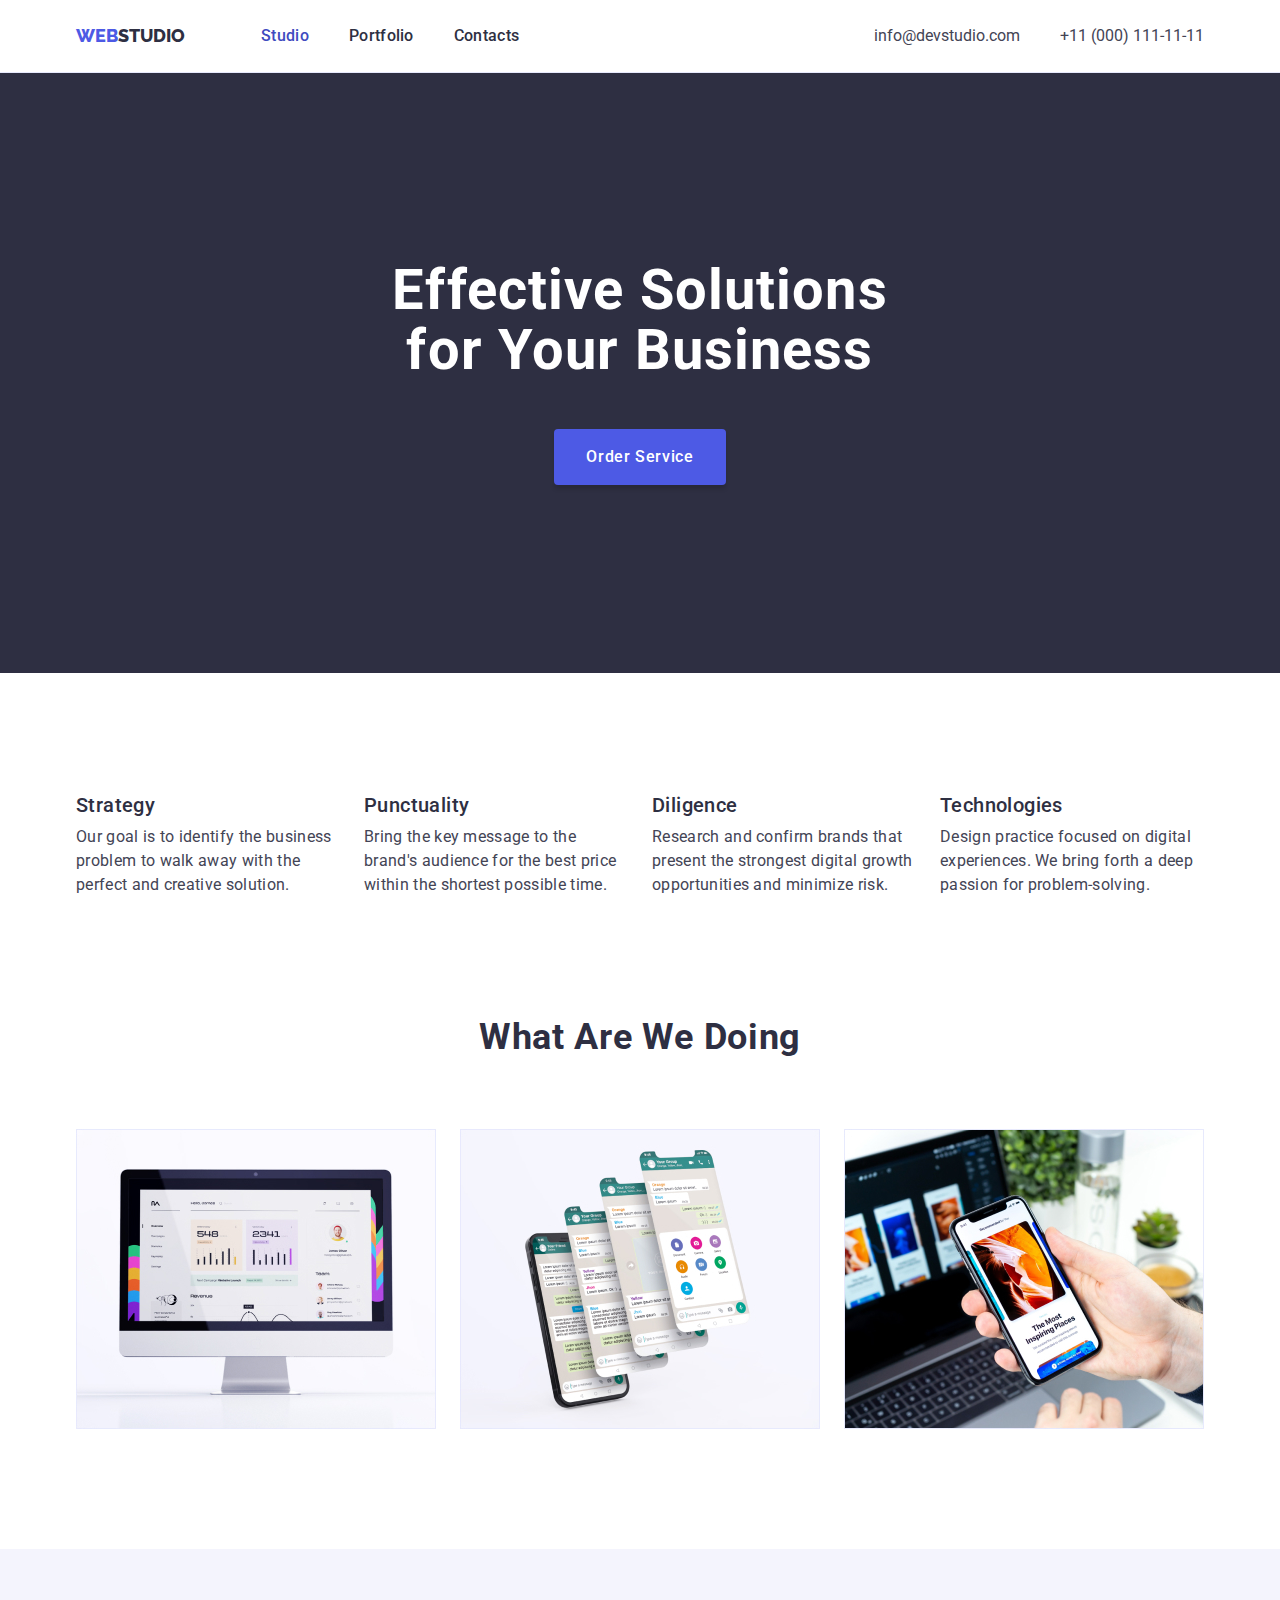
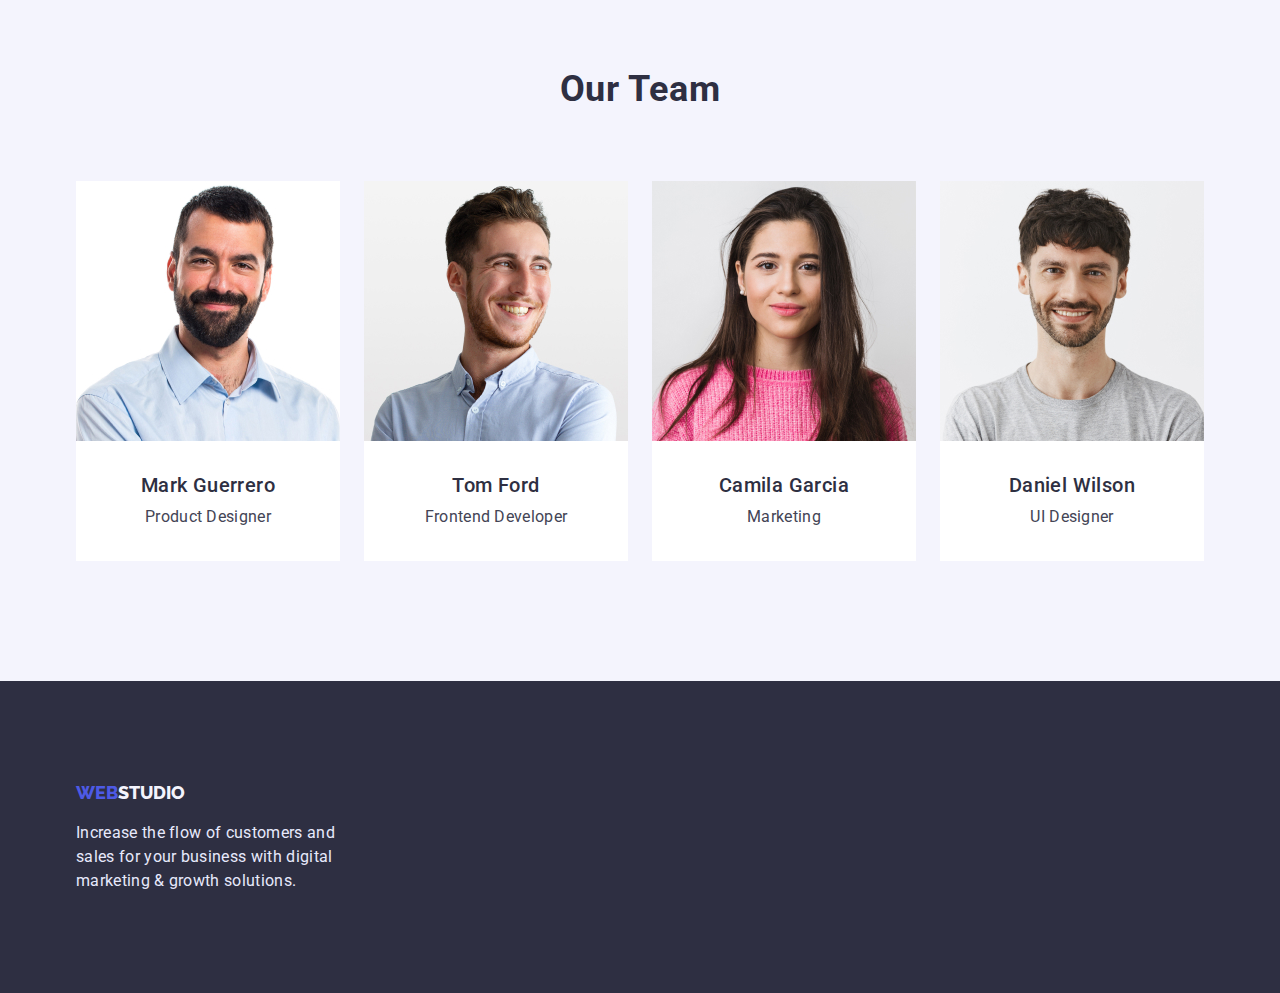
<file: index.html>
<!DOCTYPE html>
<html lang="en">
  <head>
    <meta charset="UTF-8" />
    <meta http-equiv="X-UA-Compatible" content="IE=edge" />
    <meta name="viewport" content="width=device-width, initial-scale=1.0" />
    <title>Document</title>
    <!--Fonts-->
<link rel="preconnect" href="https://fonts.googleapis.com">
<link rel="preconnect" href="https://fonts.gstatic.com" crossorigin>
<link href="https://fonts.googleapis.com/css2?family=Raleway:wght@800&family=Roboto:wght@400;500;700;900&display=swap" rel="stylesheet">
<link rel="stylesheet" href="https://cdnjs.cloudflare.com/ajax/libs/modern-normalize/1.1.0/modern-normalize.min.css" />       
<link rel="stylesheet" href="./css/styles.css" />
  </head>
  <body>
    <!--Шапка сайта-->
    <header class="page-header">
    <div class="container">
      <nav class="page-nav">
        <a class="logo" href="./index.html" 
          >Web<span class="logo-header">Studio</span></a
        >
        <ul class="site-nav list-ul">
          <li class="nav-item"><a href="./index.html" class="link current">Studio</a></li>
          <li class="nav-item"><a href="./portfolio.html" class="link">Portfolio</a></li>
          <li class="nav-item"><a href="" class="link">Contacts</a></li>
        </ul>
      </nav>
      <address>
        <ul class="page-contacts list-ul">
          <li class="addr-item">
            <a href="mailto:info@devstudio.com" class="link"
              >info@devstudio.com</a
            >
          </li>
          <li class="addr-item">
            <a href="tel:+110001111111" class="link">+11 (000) 111-11-11</a>
          </li>
        </ul>
      </address>
    </div>  
    </header>
    <!--Main content-->
    <main>
      <!--Герой-->
      <section class="hero">
      <div class="container">  
        <h1 class="hero-title">Effective Solutions for Your Business</h1>
        <button class="hero-btn" type="button">Order Service</button>
      </div>  
      </section>
      <!--Feature-->
      <section class="feature">
      <div class="container">  
        <h2 hidden>Features></h2>
        <ul class="feature-ul list-ul">
          <li class="feature-list">
            <h3 class="feature-list-title">Strategy</h3>
            <p class="feature-list-text">
              Our goal is to identify the business problem to walk away with the
              perfect and creative solution.
            </p>
          </li>
          <li class="feature-list">
            <h3 class="feature-list-title">Punctuality</h3>
            <p class="feature-list-text">
              Bring the key message to the brand's audience for the best price
              within the shortest possible time.
            </p>
          </li>
          <li class="feature-list">
            <h3 class="feature-list-title">Diligence</h3>
            <p class="feature-list-text">
              Research and confirm brands that present the strongest digital
              growth opportunities and minimize risk.
            </p>
          </li>
          <li class="feature-list">
            <h3 class="feature-list-title">Technologies</h3>
            <p class="feature-list-text">
              Design practice focused on digital experiences. We bring forth a
              deep passion for problem-solving.
            </p>
          </li>
        </ul>
      </div>  
      </section>
      <!--What are we doing-->
      <section class="work">
      <div class="container"> 
        <h2 class="work-title">What are we doing</h2>
        <ul class="work-ul list-ul">
          <li class="work-item">
            <img
              class="work-photo"
              src="./images/s2-monitor.jpg"
              alt="monitor-pc"
              width="360"
            />
          </li>
          <li class="work-item">
            <img
              class="work-photo"
              src="./images/s2-mobile.jpg"
              alt="mobile-phone"
              width="360"
            />
          </li>
          <li class="work-item">
            <img
              class="work-photo"
              src="./images/s2-notebook-mobile.jpg"
              alt="notebook-mobile-phone"
              width="360"
            />
          </li>
        </ul>
      </div>   
      </section>
      <!--Our Team-->
      <section class="team">
      <div class="container">  
        <h2 class="team-name">Our Team</h2>
        <ul class="team-ul list-ul">
          <li class="team-list">
            <img
              class="team-list-pic"
              src="./images/s3-mark.jpg"
              alt="Mark"
              width="264"
            />
          <div class="team-card-prof">
            <h3 class="team-list-title">Mark Guerrero</h3>
            <p class="team-list-text">Product Designer</p>
          </div>
          </li>
          <li class="team-list">
            <img
              class="team-list-pic"
              src="./images/s3-tom.jpg"
              alt="Tom"
              width="264"
            />
          <div class="team-card-prof">
            <h3 class="team-list-title">Tom Ford</h3>
            <p class="team-list-text">Frontend Developer</p>
          </div>
          </li>
          <li class="team-list">
            <img
              class="team-list-pic"
              src="./images/s3-camila.jpg"
              alt="Camila"
              width="264"
            />
          <div class="team-card-prof">
            <h3 class="team-list-title">Camila Garcia</h3>
            <p class="team-list-text">Marketing</p>
          </div>  
          </li>
          <li class="team-list">
            <img
              class="team-list-pic"
              src="./images/s3-daniel.jpg"
              alt="Daniel"
              width="264"
            />
          <div class="team-card-prof">
            <h3 class="team-list-title">Daniel Wilson</h3>
            <p class="team-list-text">UI Designer</p>
          </div>
          </li>
        </ul>
      </div>  
      </section>
    </main>
    <!--Футер-->
    <footer class="basement">
    <div class="container">
      <a href="./index.html" class="logo-basement"
        >Web<span class="logo-footer">Studio</span></a>
      <p class="text-footer">
        Increase the flow of customers and sales for your business with digital
        marketing & growth solutions.
      </p>
    </div>  
    </footer>
  </body>
</html>
</file>
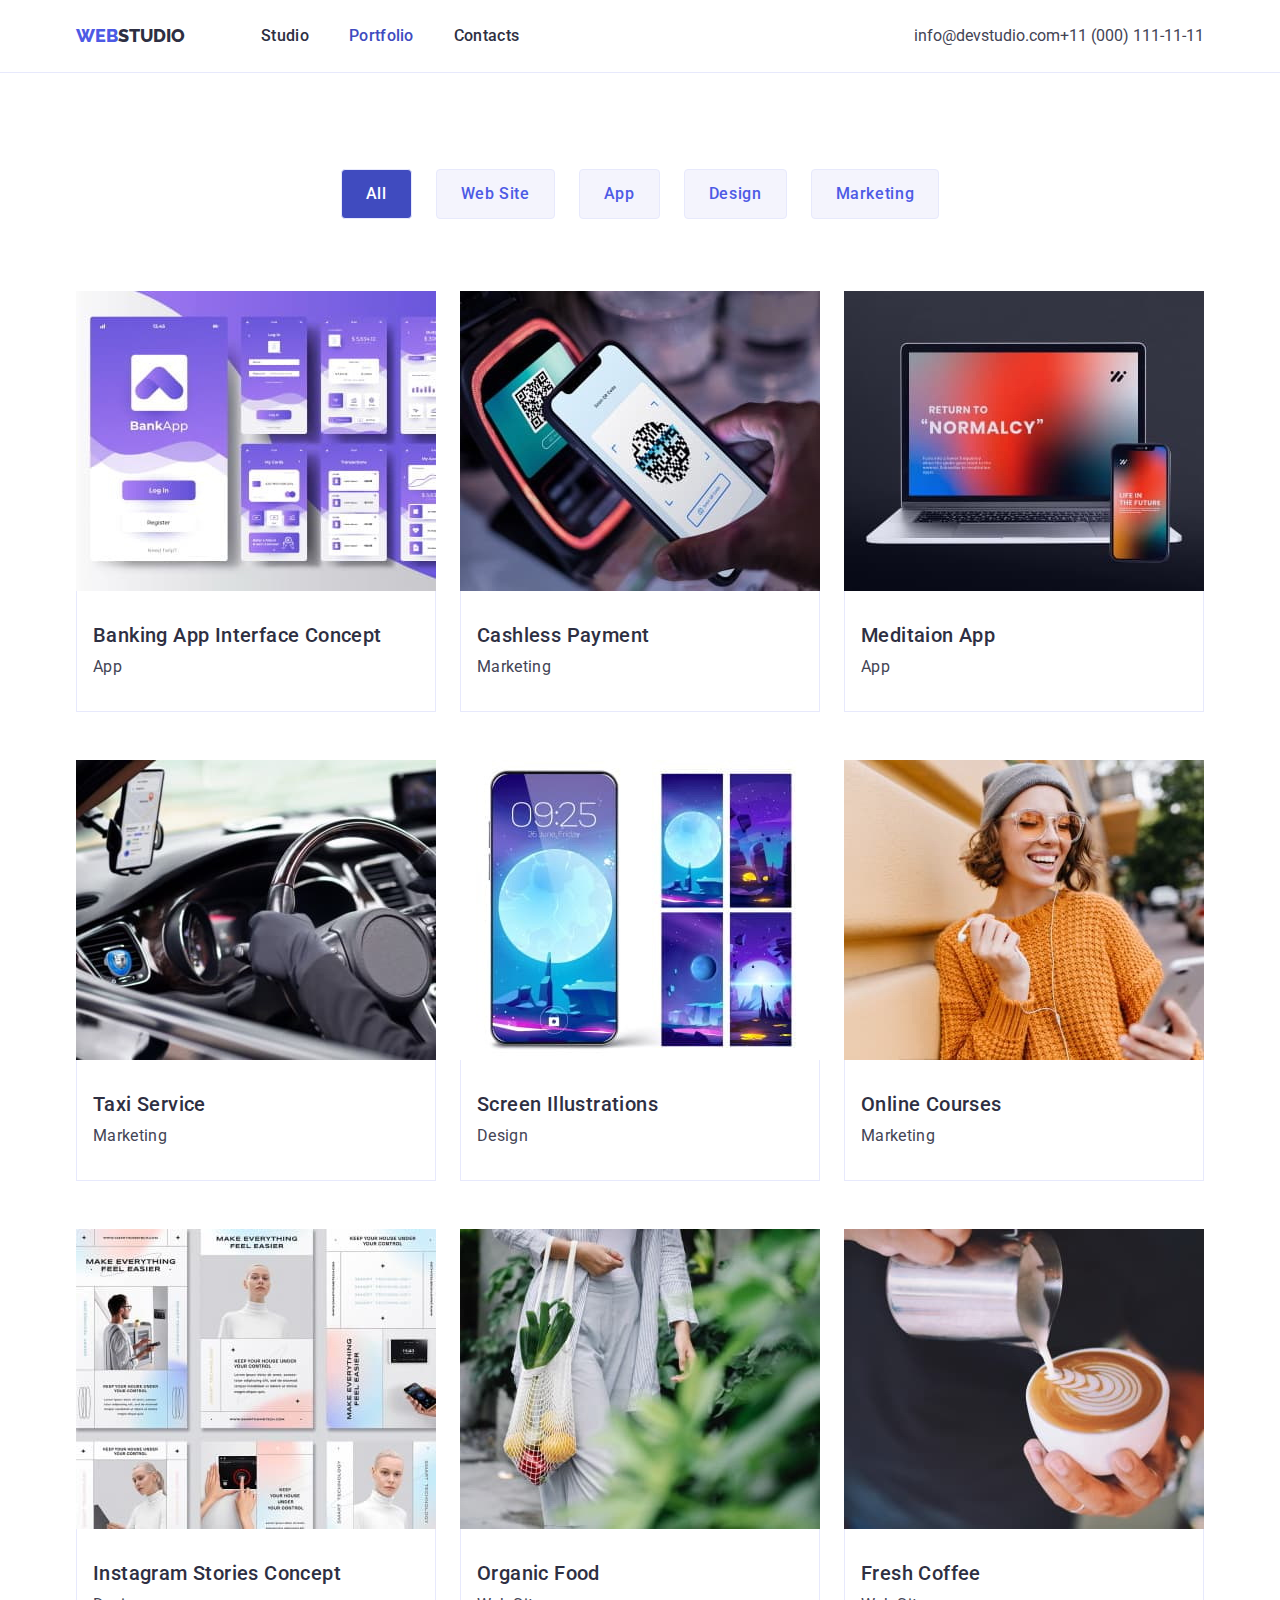
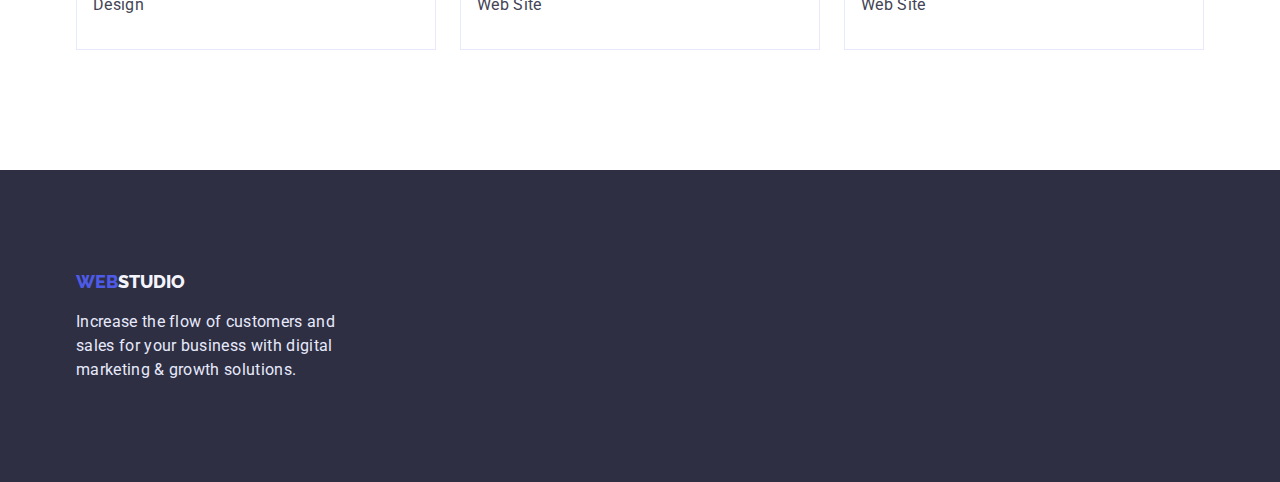
<file: portfolio.html>
<!DOCTYPE html>
<html lang="en">
  <head>
    <meta charset="UTF-8" />
    <meta http-equiv="X-UA-Compatible" content="IE=edge" />
    <meta name="viewport" content="width=device-width, initial-scale=1.0" />
    <title>Document</title>
    <!--Fonts-->
<link rel="preconnect" href="https://fonts.googleapis.com">
<link rel="preconnect" href="https://fonts.gstatic.com" crossorigin>
<link href="https://fonts.googleapis.com/css2?family=Raleway:wght@800&family=Roboto:wght@400;500;700;900&display=swap" rel="stylesheet">
<link rel="stylesheet" href="https://cdnjs.cloudflare.com/ajax/libs/modern-normalize/1.1.0/modern-normalize.min.css" />       
<link rel="stylesheet" href="./css/styles.css" />
  </head>
  <body>
    <!--Шапка сайта-->
    <header class="page-header">
    <div class="container">  
      <nav class="page-nav">
        <a href="./index.html" class="logo"
          >Web<span class="logo-header">Studio</span></a
        >
        <ul class="site-nav list-ul">
          <li class="nav-item"><a href="./index.html" class="link">Studio</a></li>
          <li class="nav-item"><a href="./portfolio.html" class="link current">Portfolio</a></li>
          <li class="nav-item"><a href="" class="link">Contacts</a></li>
        </ul>
      </nav>
      <address>
        <ul class="page-contacts list-ul">
          <li class="addr-item">
            <a href="mailto:info@devstudio.com" class="link"
              >info@devstudio.com</a
            >
          </li>
          <li>
            <a href="tel:+110001111111" class="link">+11 (000) 111-11-11</a>
          </li>
        </ul>
      </address>
    </div>  
    </header>
    <!--Main content-->
    <main>
      <!--Список кнопок и фильтры-->
      <section class="filters-cards">
      <div class="container">  
        <h1 class="filters" hidden>Filters</h1>
        <ul class="filters-list list-ul">
          <li class="filters-item">
            <button class="filters-btn current" type="button">All</button>
          </li>
          <li class="filters-item">
            <button class="filters-btn" type="button">Web Site</button>
          </li>
          <li class="filters-item">
            <button class="filters-btn" type="button">App</button>
          </li>
          <li class="filters-item">
            <button class="filters-btn" type="button">Design</button>
          </li class="filters-item">
          <li class="filters-item">
            <button class="filters-btn" type="button">Marketing</button>
          </li>
        </ul>
        <h2 class="cards" hidden>Projects Cards</h2>
        <ul class="cards-list list-ul">
          <li class="card">
            <a href="#" class="cards-item">
              <img class="cards-list-pic" src="./images/sec1-1.jpg" alt="Project Card 1-1" width="360" />
            <div class="card-about">
              <h3 class="cards-list-title">Banking App Interface Concept</h3>
              <p class="cards-list-text">App</p>
            </div>  
            </a>
          </li>
          <li class="card">
            <a href="#" class="cards-item">
              <img class="cards-list-pic" src="./images/sec1-2.jpg" alt="Project Card 1-2" width="360" />
            <div class="card-about">  
              <h3 class="cards-list-title">Cashless Payment</h3>
              <p class="cards-list-text">Marketing</p>
            </div>
            </a>
          </li>
          <li class="card">
            <a href="#" class="cards-item">
              <img class="cards-list-pic" src="./images/sec1-3.jpg" alt="Project Card 1-3" width="360" />
            <div class="card-about">  
              <h3 class="cards-list-title">Meditaion App</h3>
              <p class="cards-list-text">App</p>
            </div>
            </a>
          </li>
          <li class="card">
            <a href="#" class="cards-item">
              <img class="cards-list-pic" src="./images/sec2-1.jpg" alt="Project Card 2-1" width="360" />
            <div class="card-about">  
              <h3 class="cards-list-title">Taxi Service</h3>
              <p class="cards-list-text">Marketing</p>
            </div>
            </a>
          </li>
          <li class="card">
            <a href="#" class="cards-item">
              <img class="cards-list-pic" src="./images/sec2-2.jpg" alt="Project Card 2-2" width="360" />
            <div class="card-about">  
              <h3 class="cards-list-title">Screen Illustrations</h3>
              <p class="cards-list-text">Design</p>
            </div>
            </a>
          </li>
          <li class="card">
            <a href="#" class="cards-item">
              <img class="cards-list-pic" src="./images/sec2-3.jpg" alt="Project Card 2-3" width="360" />
            <div class="card-about">  
              <h3 class="cards-list-title">Online Courses</h3>
              <p class="cards-list-text">Marketing</p>
            </div>
            </a>
          </li>
          <li class="card">
            <a href="#" class="cards-item">
              <img class="cards-list-pic" src="./images/sec3-1.jpg" alt="Project Card 3-1" width="360" />
            <div class="card-about">  
              <h3 class="cards-list-title">Instagram Stories Concept</h3>
              <p class="cards-list-text">Design</p>
            </div>
            </a>
          </li>
          <li class="card">
            <a href="#" class="cards-item">
              <img class="cards-list-pic" src="./images/sec3-2.jpg" alt="Project Card 3-2" width="360" />
            <div class="card-about">    
              <h3 class="cards-list-title">Organic Food</h3>
              <p class="cards-list-text">Web Site</p>
            </div>
            </a>
          </li>
          <li class="card">
            <a href="#" class="cards-item">
              <img class="cards-list-pic" src="./images/sec3-3.jpg" alt="Project Card 3-3" width="360" />
            <div class="card-about">    
              <h3 class="cards-list-title">Fresh Coffee</h3>
              <p class="cards-list-text">Web Site</p>
            </div>
            </a>
          </li>
        </ul>
      </div>  
      </section>
    </main>
    <!--Футер-->
    <footer class="basement">
      <div class="container">
        <a href="./index.html" class="logo-basement"
          >Web<span class="logo-footer">Studio</span></a>
        <p class="text-footer">
          Increase the flow of customers and sales for your business with digital
          marketing & growth solutions.
        </p>
      </div>  
      </footer>
  </body>
</html>
</file>
<file: css/styles.css>
:root {
    --primery-text-color: #434455;
    --text-logo-base-btn-hero: #4D5AE5;
    --text-logo-header:#2E2F42;
    --clr-base: #FFFFFF;
    --clr-logoftr-base-team: #F4F4FD;
    --text-footer: #E7E9FC;
    --border-header-cards: #E7E9FC;
    --clr-txt-hdr-list: #2E2F42;
    --clr-txt-address: #434455;
    --hero-color: #FFFFFF;
    --clr-btn-hero-h-f:  #404BBF;
    --clr-base-hero-ftr: #2E2F42;
    --clr-txt-sec-title: #2E2F42;
    --clr-header-h-f: #404BBF;
    --filters-btn-base: #F4F4FD;
    --filters-btn-border: #E7E9FC;
}
html {
    box-sizing: border-box;
}
*,
*::before,
*::after {
    box-sizing: inherit;
    margin-top: 0;
    margin-bottom: 0;
    padding: 0;
}
body {
    font-family: "Roboto", sans-serif;
    font-size: 16px;
    color: var(--primery-text-color);
}
img {
    display: block;
    max-width: 100%;
    height: auto;
}
/* Контейнер (outline) */
.container {
    margin: 0 auto;
    max-width: 1158px;
    padding: 0 15px;
}
.list-ul {
    list-style-type: none;
}
/* Шапка */
.page-header {
    background-color: var(--clr-base);
    border-bottom: 1px solid var(--border-header-cards); 
}
.page-header > .container {
    display: flex;
  }
.page-nav {
    display: flex;
}
.hidden {
    position: absolute;
    white-space: nowrap;
    width: 1px;
    height: 1px;
    overflow: hidden;
    border: 0;
    padding: 0;
    clip: rect(0 0 0 0);
    clip-path: inset(50%);
    margin: -1px;
}
/* logo */
.logo {
    display: inline-block;
    font-family: 'Raleway';
    font-weight: 800;
    font-size: 18px;
    line-height: 1.333;
    padding: 24px 0;
    text-transform: uppercase;
    text-decoration: none;
    color: var(--text-logo-base-btn-hero);
}
/* logo  хедер Studio*/
.logo-header {
    color: var(--text-logo-header);
}
/* logo футер  Studio*/
.logo-footer {
    color: var(--clr-logoftr-base-team);
}
/* хедер-список */
.site-nav {
    display: flex;
    margin-left: 76px;
}
.nav-item:not(:first-child), .addr-item:not(:first-child) {
    margin-left: 40px;
}
.site-nav .link {
    display: block;
    padding: 24px 0;
    font-weight: 500;
    font-size: 16px;
    line-height: 1.5;
    letter-spacing: 0.02em;
    text-decoration: none;
    color: var(--clr-txt-hdr-list);
}
.site-nav .link:hover, .site-nav .link:focus {
    color: var(--clr-header-h-f);
}
.site-nav .current {
    color: var(--clr-header-h-f)
}
/* хедер-адреса */
address {
    margin-left: auto;
}
.page-contacts {
    display: flex;
}
.page-contacts .link {
    display: inline-block;
    padding: 24px 0;
    min-height: 24px;
    font-weight: 400;
    font-size: 16px;
    line-height: 1.5;
    font-style: normal;
    text-decoration: none;
    color: var(--clr-txt-address);
}
.page-contacts .link:hover, .page-contacts .link:focus
{
    color: var(--clr-header-h-f);
}
/* Герой */
.hero {
    background-color: var(--clr-base-hero-ftr);
    padding-top: 188px;
    padding-bottom: 188px;
    text-align: center;
}
.hero-title {
    margin: 0 auto 48px;
    text-align: center;
    font-weight: 700;
    font-size: 56px;
    line-height: 1.071;
    letter-spacing: 0.02em;
    max-width: 496px;
    color: var(--hero-color);
}
.hero-btn {
    padding: 16px 32px;
    margin: 0 auto 0;
    font-family: inherit;
    font-style: normal;
    font-weight: 500;
    font-size: 16px;
    line-height: 1.5;
    letter-spacing: 0.04em;
    color: var(--hero-color);
    background-color: var(--text-logo-base-btn-hero);
    box-shadow: 0px 4px 4px rgba(0, 0, 0, 0.15);
    border-radius: 4px;
    border: none;
    outline: none;
    cursor: pointer;
}
.hero-btn:hover, .hero-btn:focus {
    color: var(--hero-color);
    background-color: var(--clr-btn-hero-h-f);
}           
/* Секция 1 Feature */
.feature {
    padding-top: 120px;
    padding-bottom: 120px;
}
.feature-ul {
    display: flex;
}
.feature-list {
    flex-basis: calc((100% - 3 * 24px) / 4);
}
.feature-list:not(:last-child) {
    margin-right: 24px;
}
.feature-list-title {
    font-weight: 500;
    font-size: 20px;
    line-height: 1.2;
    letter-spacing: 0.02em;
    color: var(--clr-txt-sec-title);
}
.feature-list-text {
    margin-top: 8px;
    font-size: 16px;
    line-height: 1.5;
    letter-spacing: 0.02em;
    color: var(--primery-text-color);
}
/* Секция 2 Working */
.work {
    padding-bottom: 120px;
}
.work-ul {
    display: flex;
}
.work-title {
    padding-top: 0;
    margin-bottom: 72px;
    font-weight: 700;
    font-size: 36px;
    line-height: 1.111;
    letter-spacing: 0.02em;
    text-align: center;
    text-transform: capitalize;
    color: var(--clr-txt-sec-title);
}
.work-item {
    margin-right: 24px;
}
.work-item:nth-child(3) {
    margin-right: 0; 
}
/* Секция 3 Team */
.team {
    padding-top: 120px;
    padding-bottom: 120px;
    background-color: var(--clr-logoftr-base-team);
}
.team-ul {
    display: flex;
}
.team-list {
    margin-right: 24px;
    flex-basis: calc((100% - 3 * 24px) / 4);
    background-color: var(--clr-base);
}
.team-list:nth-child(4) {
    margin-right: 0;
}
.team-card-prof {
    display: block;
    text-align: center;
    padding: 32px 16px;
}
.team-name {
    margin-bottom: 72px;
    font-weight: 700;
    font-size: 36px;
    line-height: 1.111;
    letter-spacing: 0.02em;
    text-align: center;
    text-transform: capitalize;
    color: var(--clr-txt-sec-title);
}
.team-list-title {
    margin-bottom: 8px;
    font-weight: 500;
    font-size: 20px;
    line-height: 1.2;
    letter-spacing: 0.02em;
    color: var(--clr-txt-sec-title);
}
.team-list-text {
    font-size: 16px;
    line-height: 1.5;
    letter-spacing: 0.02em;
    color: var(--primery-text-color);
}
/* ФУТЕР */
.basement {
    background-color: var(--clr-base-hero-ftr);
    padding-top: 100px;
    padding-bottom: 100px;
}
.text-footer {
    margin-top: 16px;
    max-width: 264px;
    font-weight: 400;
    font-size: 16px;
    line-height: 1.5;
    letter-spacing: 0.02em;
    color: var(--text-footer);
}
.logo-basement {
    display: inline-block;
    font-family: 'Raleway';
    font-weight: 800;
    font-size: 18px;
    line-height: 1.333;
    text-transform: uppercase;
    text-decoration: none;
    color: var(--text-logo-base-btn-hero);
}
/* ПОРТФОЛІО */
/* Filters */
.filters-cards {
    padding-top: 96px;
    padding-bottom: 120px;
}
.filters-list {
    display: flex;
    justify-content: center;
    margin-bottom: 72px;
}
.filters-item {
    margin-right: 24px;
}
.filters-item:nth-child(5) {
    margin-right: 0;
}
.filters-btn {
    padding: 12px 24px;
    font-family: inherit;
    font-style: normal;
    font-weight: 500;
    font-size: 16px;
    line-height: 1.5;
    letter-spacing: 0.04em;
    color: var(--text-logo-base-btn-hero);
    background: var(--filters-btn-base);
    border: 1px solid var(--filters-btn-border);
    border-radius: 4px;
    cursor: pointer;
}
.filters-btn:hover, .filters-btn:focus {
    background: var(--clr-btn-hero-h-f);
    color: var(--clr-base);
}
.filters-list .current {
    background: var(--clr-btn-hero-h-f);
    color: var(--clr-base);
}
 /* Cards */
.cards-list {
    display: flex;
    flex-wrap: wrap;
    margin-right: -24px;
    margin-bottom: -48px;
    background-color: var(--clr-base);
}
.card {
    margin-right: 24px;
    margin-bottom: 48px;
}
.cards-item {
    text-decoration: none;
}
.card-about {
    display: block;
    padding: 32px 16px; 
    text-align: left;
    border-left: 1px solid var(--border-header-cards);
    border-bottom: 1px solid var(--border-header-cards);
    border-right: 1px solid var(--border-header-cards);
    
}
.cards-list-title {
    font-weight: 500;
    font-size: 20px;
    line-height: 1.2;
    letter-spacing: 0.02em;
    color: var(--clr-txt-sec-title) 
}
.cards-list-text {
    margin-top: 8px;
    font-size: 16px;
    line-height: 1.5;
    letter-spacing: 0.02em;
    color: var(--primery-text-color);
}
</file>
